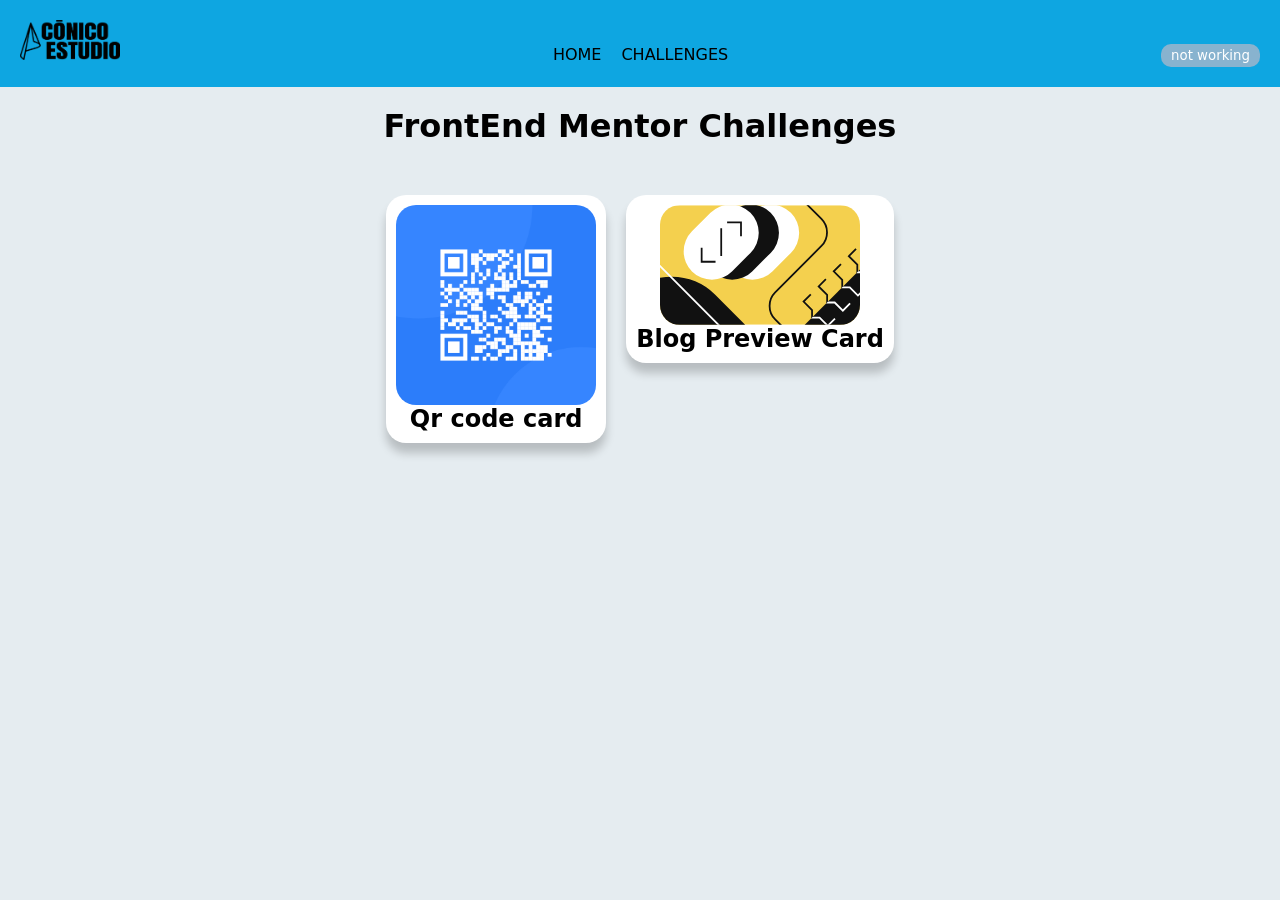
<file: index.html>
<!DOCTYPE html>
<html lang="es">

<head>
    <meta charset="UTF-8">
    <link rel="stylesheet" href="styles.css">

</head>

<body>
    <header>
        <img id="logo" src="images/ConicoEstudio.png" alt="logo">
        <nav>
            <ul>
                <li><a href="index.html">
                    HOME</li></a>
                <li><a href="index.html">
                    CHALLENGES</li></a>
            </ul>
        </nav>
        <button>not working</button>
    </header>
    <main>
        <h1>FrontEnd Mentor Challenges</h1>
        <section>
            <a href="index1.html">
            <article>
                <img class="card-image" src="/images/image-qr-code.png" alt="">
                <h2>Qr code card</h2>
            </article>
            </a>
             <a href="./proyecto-2/index2.html">
            <article>
                <img class="card-image" src="proyecto-2/images/illustration-article.svg" alt="">
                <h2>Blog Preview Card</h2>
            </article>
            </a>
        </section>
    </main>
</body>
</file>
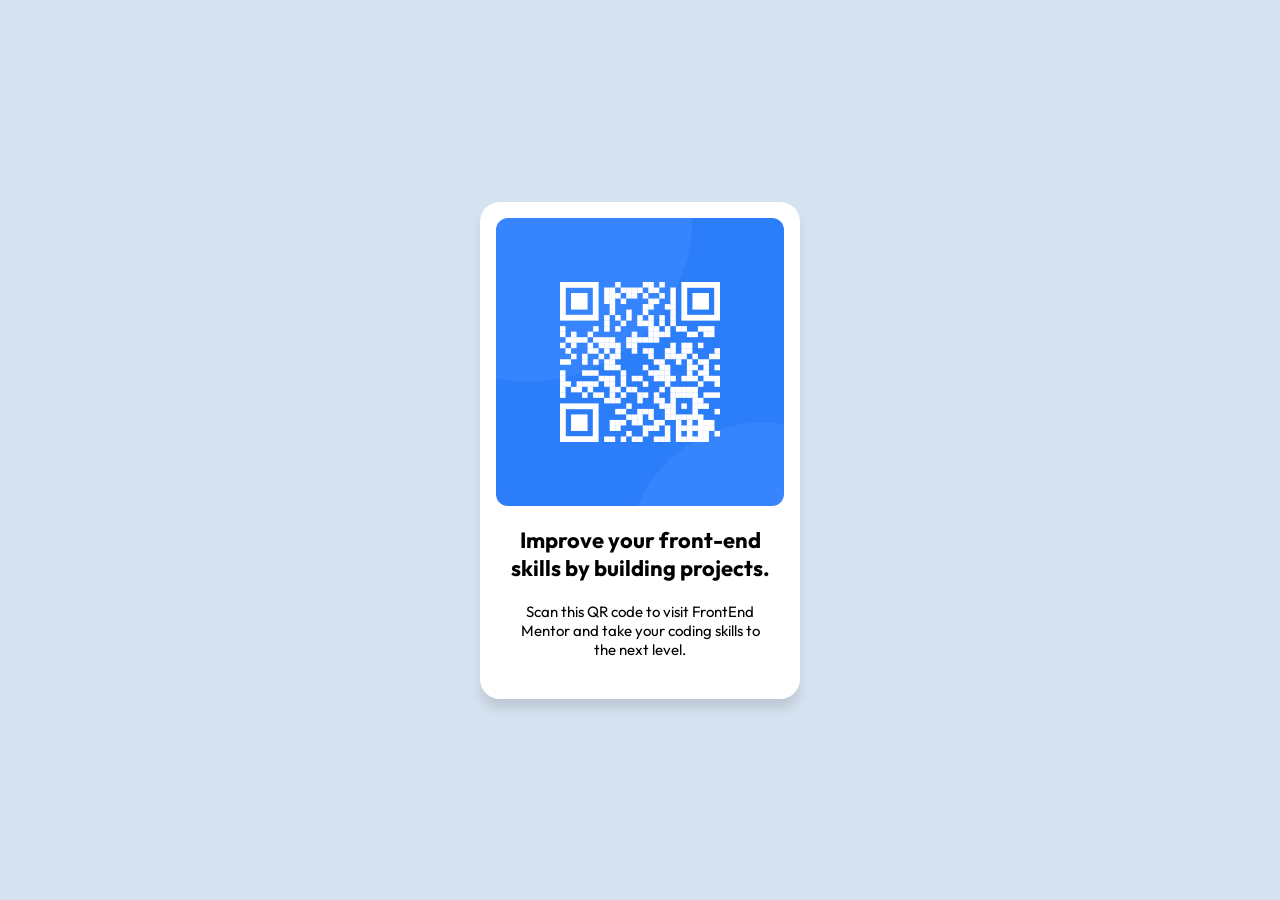
<file: qr-code-component-main/index.html>
<!DOCTYPE html>
<html lang="ES">

<head>
    <meta charset="UTF-8">
    <title>Qu Code Card</title>
    <link rel="stylesheet" href="styles.css">
    <link rel="preconnect" href="https://fonts.googleapis.com">
<link rel="preconnect" href="https://fonts.gstatic.com" crossorigin>
<link href="https://fonts.googleapis.com/css2?family=Outfit:wght@400;700&display=swap" rel="stylesheet">
</head>

<body>
    <section class="card">
        <div class="qr-container">
            <img src="images/image-qr-code.png" class="image" alt="Qr Code">
        </div>
        <div class="text">
            <h1 class="title">Improve your front-end skills by building projects.</h1>
            <p class="description">Scan this QR code to visit FrontEnd Mentor and take your coding skills to the next level.</p>
        </div>
    </section>
</body>
</file>
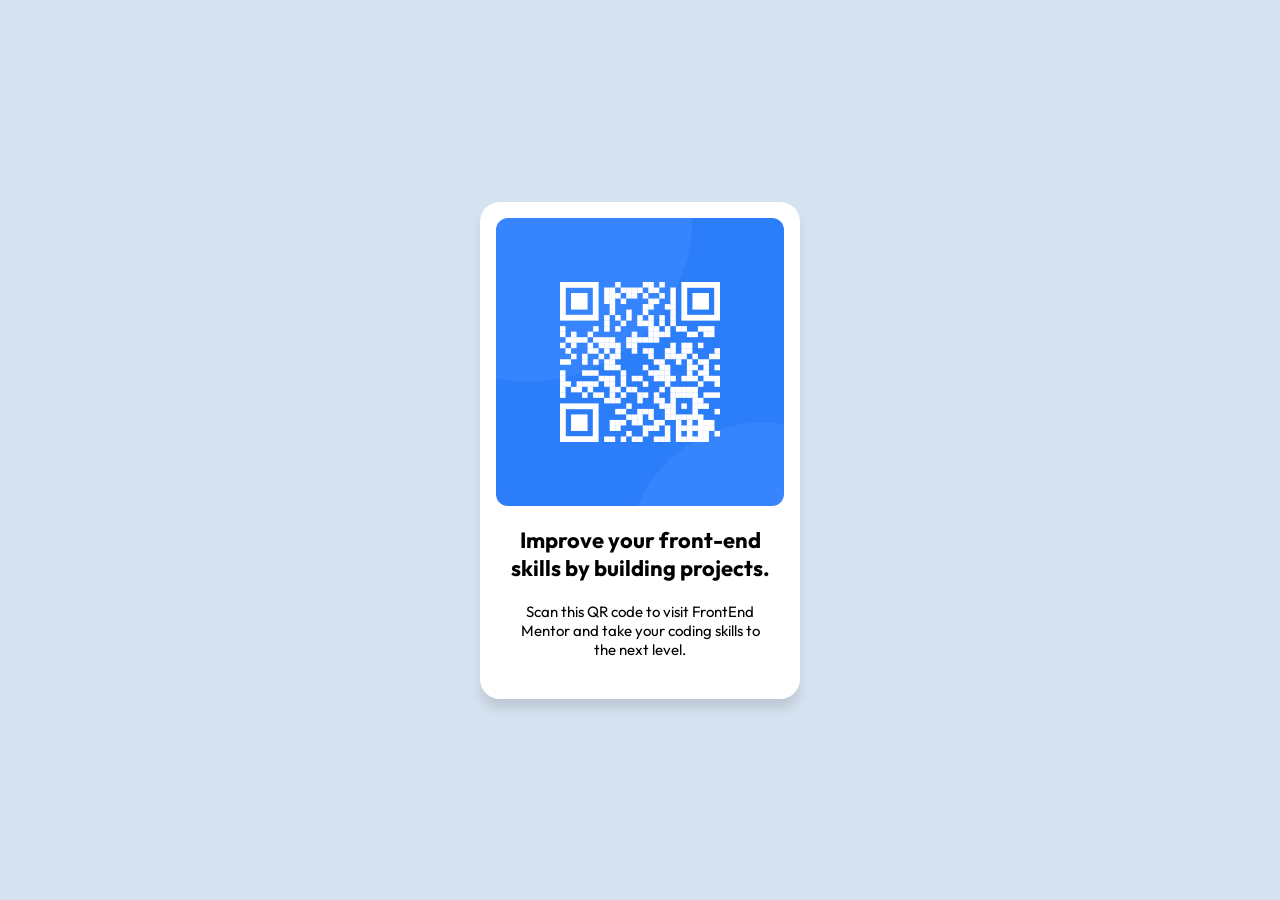
<file: index1.html>
<!DOCTYPE html>
<html lang="es">

<head>
    <meta charset="UTF-8">
    <meta name="viewport" content="width=device-width, initial-scale=1.0">
    <title>Qu Code Card</title>
    <link rel="icon" type="image/x-icon" sizes="32x32" href="images/favicon-32x32.png">
    <link rel="stylesheet" href="styles1.css">
    <link rel="preconnect" href="https://fonts.googleapis.com">
<link rel="preconnect" href="https://fonts.gstatic.com" crossorigin>
<link href="https://fonts.googleapis.com/css2?family=Outfit:wght@400;700&display=swap" rel="stylesheet">
</head>

<body>
    <section class="card">
        <div class="qr-container">
            <img src="images/image-qr-code.png" class="image" alt="Qr Code">
        </div>
        <div class="text">
            <h1 class="title">Improve your front-end skills by building projects.</h1>
            <p class="description">Scan this QR code to visit FrontEnd Mentor and take your coding skills to the next level.</p>
        </div>
    </section>
</body>
</file>
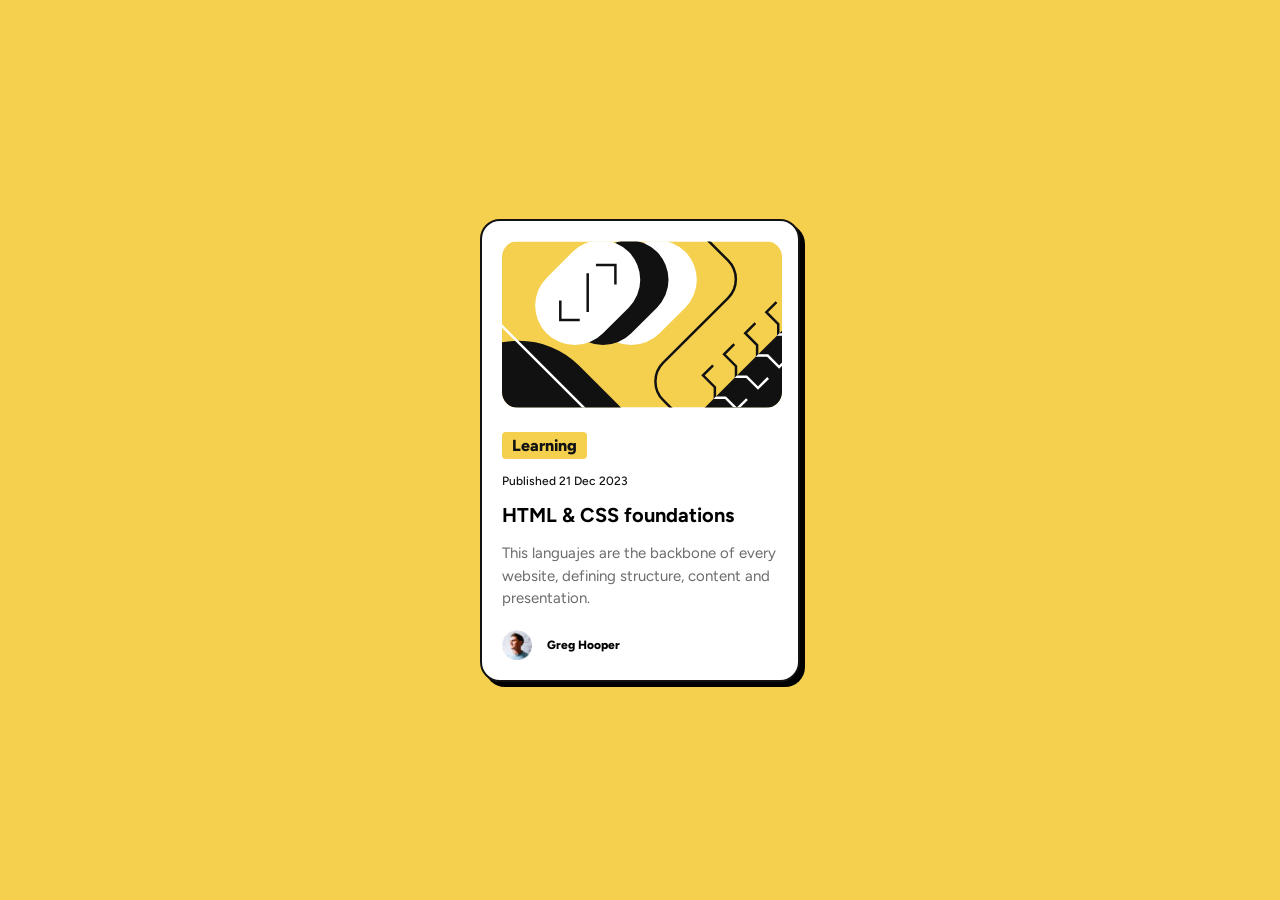
<file: index2.html>
<!DOCTYPE html>
<html lang="es">

<head>
    <meta charset="UTF-8">
    <link rel="stylesheet" href="styles2.css">
    <link rel="preconnect" href="https://fonts.googleapis.com">
<link rel="preconnect" href="https://fonts.gstatic.com" crossorigin>
<link href="https://fonts.googleapis.com/css2?family=Figtree:ital,wght@0,300..900;1,300..900&family=Outfit:wght@800&display=swap" rel="stylesheet">

</head>

<body>
    <section>
        <article>
            <img class="ilustration" src="images/illustration-article.svg" alt="principal">
            <p class="tag">Learning</p>
            <p class="date">Published 21 Dec 2023</p>
            <h1>HTML & CSS foundations</h1>
            <p class="description">This languajes are the backbone of every website, defining structure, content and presentation.</p>
            <div class="profile">
                <img class="avatar" src="images/image-avatar.webp" alt="avatar">
                <p>Greg Hooper</p>
            </div>
        </article>
    </section>
</body>
</file>
<file: styles.css>
* {
    margin: 0;
    padding: 0;
    box-sizing: border-box;
        font-family: system-ui, -apple-system, BlinkMacSystemFont, 'Segoe UI', Roboto, Oxygen, Ubuntu, Cantarell, 'Open Sans', 'Helvetica Neue', sans-serif;

}

:root {
    --background: hsl(197, 88%, 47%);
    --lightBlue: rgb(136, 179, 207);
    --bodyBackground: hsl(202, 28%, 92%);
    --Gray950: hsl(0, 0%, 7%);
}

header {
    background: var(--background) ;
    padding: 20px;
    display: flex;
    justify-content: space-between;
    align-items: baseline;
}

ul {
    display: flex;
    gap: 20px;
    list-style: none;
}

body {
    background-color: var(--bodyBackground);

}

main {
    margin-top: 20px;
    display: flex;
    flex-direction: column;
    justify-content: center;
    align-items: center;
    gap: 50px;
}

#logo {
    width: 100px;
    height: 40px;
}

article {
    background-color: white;
    display: flex;
    flex-direction: column;
    padding: 10px;
    border-radius: 20px;
    align-items: center;
    cursor: pointer;
    box-shadow: 0 10px 10px rgba(0, 0, 0, 0.2);

}

.card-image {
    width: 200px;
    border-radius: 20px;
}

a {
    text-decoration: none;
    color: inherit;
}

section {
    display: flex;
    gap: 20px;
}

button {
    background: var(--lightBlue);
    color: white;
    border: none;
    padding: 4px 10px;
    border-radius: 10px;
}
</file>
<file: qr-code-component-main/styles.css>
* {
    margin: 0;
    padding: 0;
    box-sizing: border-box;
}

:root {
    --background:hsl(212, 45%, 89%);
    --card:white;
    --title:hsl(218, 44%, 22%);
    --description:hsl(216, 15%, 48%);
}

body {
    background: var(--background);
    display: flex;
    min-height: 100vh;
    justify-content: center;
    align-items: center;
    font-family: "Outfit", sans-serif;
}

.card {
    background: var(--card);
    width: 320px;
    border-radius: 20px;
    padding: 16px;
    box-shadow: 0 10px 10px rgba(0, 0, 0, 0.1);
}

.qr-container {
overflow: hidden;
border-radius: 12px;
margin-bottom: 20px;
}

.image {
width: 100%;
display: block;
}

.text {
    text-align: center;
}

.title {
    font-weight: 700;
    font-size: 22px;
    margin-bottom: 20px;
    padding: 0 10px;
}

.description {
    font-weight: 400;
    font-size: 15px;
    margin-bottom: 24px;
    padding: 0 15px;
}
</file>
<file: styles1.css>
* {
    margin: 0;
    padding: 0;
    box-sizing: border-box;
}

:root {
    --background:hsl(212, 45%, 89%);
    --card:white;
    --title:hsl(218, 44%, 22%);
    --description:hsl(216, 15%, 48%);
}

body {
    background: var(--background);
    display: flex;
    min-height: 100vh;
    justify-content: center;
    align-items: center;
    font-family: "Outfit", sans-serif;
}

.card {
    background: var(--card);
    width: 320px;
    border-radius: 20px;
    padding: 16px;
    box-shadow: 0 10px 10px rgba(0, 0, 0, 0.1);
}

.qr-container {
overflow: hidden;
border-radius: 12px;
margin-bottom: 20px;
}

.image {
width: 100%;
display: block;
}

.text {
    text-align: center;
}

.title {
    font-weight: 700;
    font-size: 22px;
    margin-bottom: 20px;
    padding: 0 10px;
}

.description {
    font-weight: 400;
    font-size: 15px;
    margin-bottom: 24px;
    padding: 0 15px;
}
</file>
<file: styles2.css>
* {
    margin: 0;
    padding: 0;
    box-sizing: border-box;
}

:root {
    --background: hsl(47, 88%, 63%);
    --white: hsl(0, 0%, 100%);
    --grey500: hsl(0, 0%, 42%);
    --grey950: hsl(0, 0%, 7%);
}

body {
    background-color: var(--background);
    display: flex;
    flex-direction: column;
    justify-content: center;
    align-items: center;
    min-height: 100vh;
    font-family: "figtree",sans-serif;
}

article {
    width: 320px;
    background: var(--white);
    padding: 20px;
    border-radius: 20px;
    border: 2px solid var(--grey950);
    box-shadow: 5px 5px;
}

.ilustration {
    width: 280px;
    border-radius: 16px;
}

.tag {
    background: var(--background);
    color: var(--grey950);
    margin-top: 20px;
    width: fit-content;
    padding: 4px 10px;
    border-radius: 4px;
    font-weight: 800;

}

.date {
    color: var(--grey950);
    margin-top: 15px;
    font-weight: 500;
    font-size: 12px;
}

h1 {
    margin-top: 15px;
    font-size: 20px;
}

.description {
    margin-top: 15px;
    font-size: 15px;
    color: var(--grey500);
    line-height: 1.5;
    font-weight: 400;
}

.profile {
    margin-top: 20px;
    display: flex;
    align-items: center;
    gap: 15px;
}

.profile img {
    height: 30px;
}

.profile p {
    font-size: 12px;
    font-weight: 800;
}
</file>
